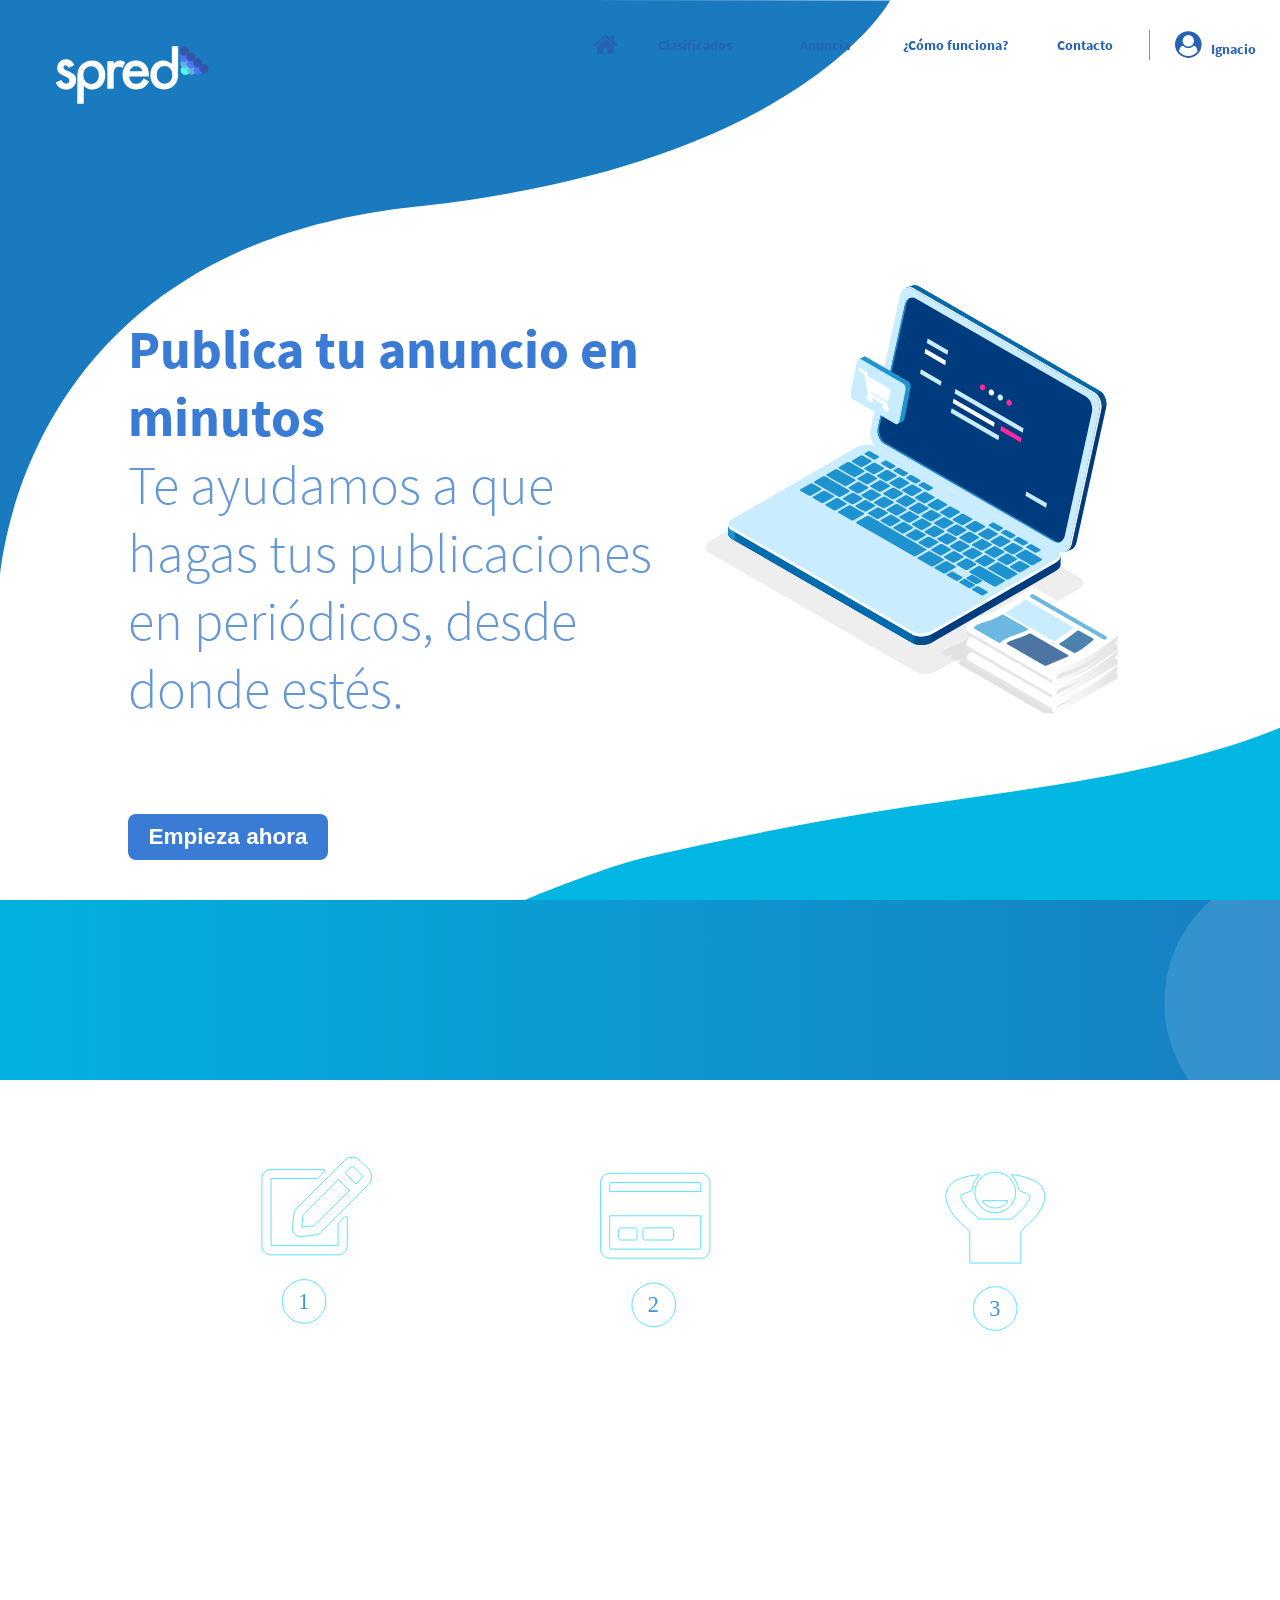
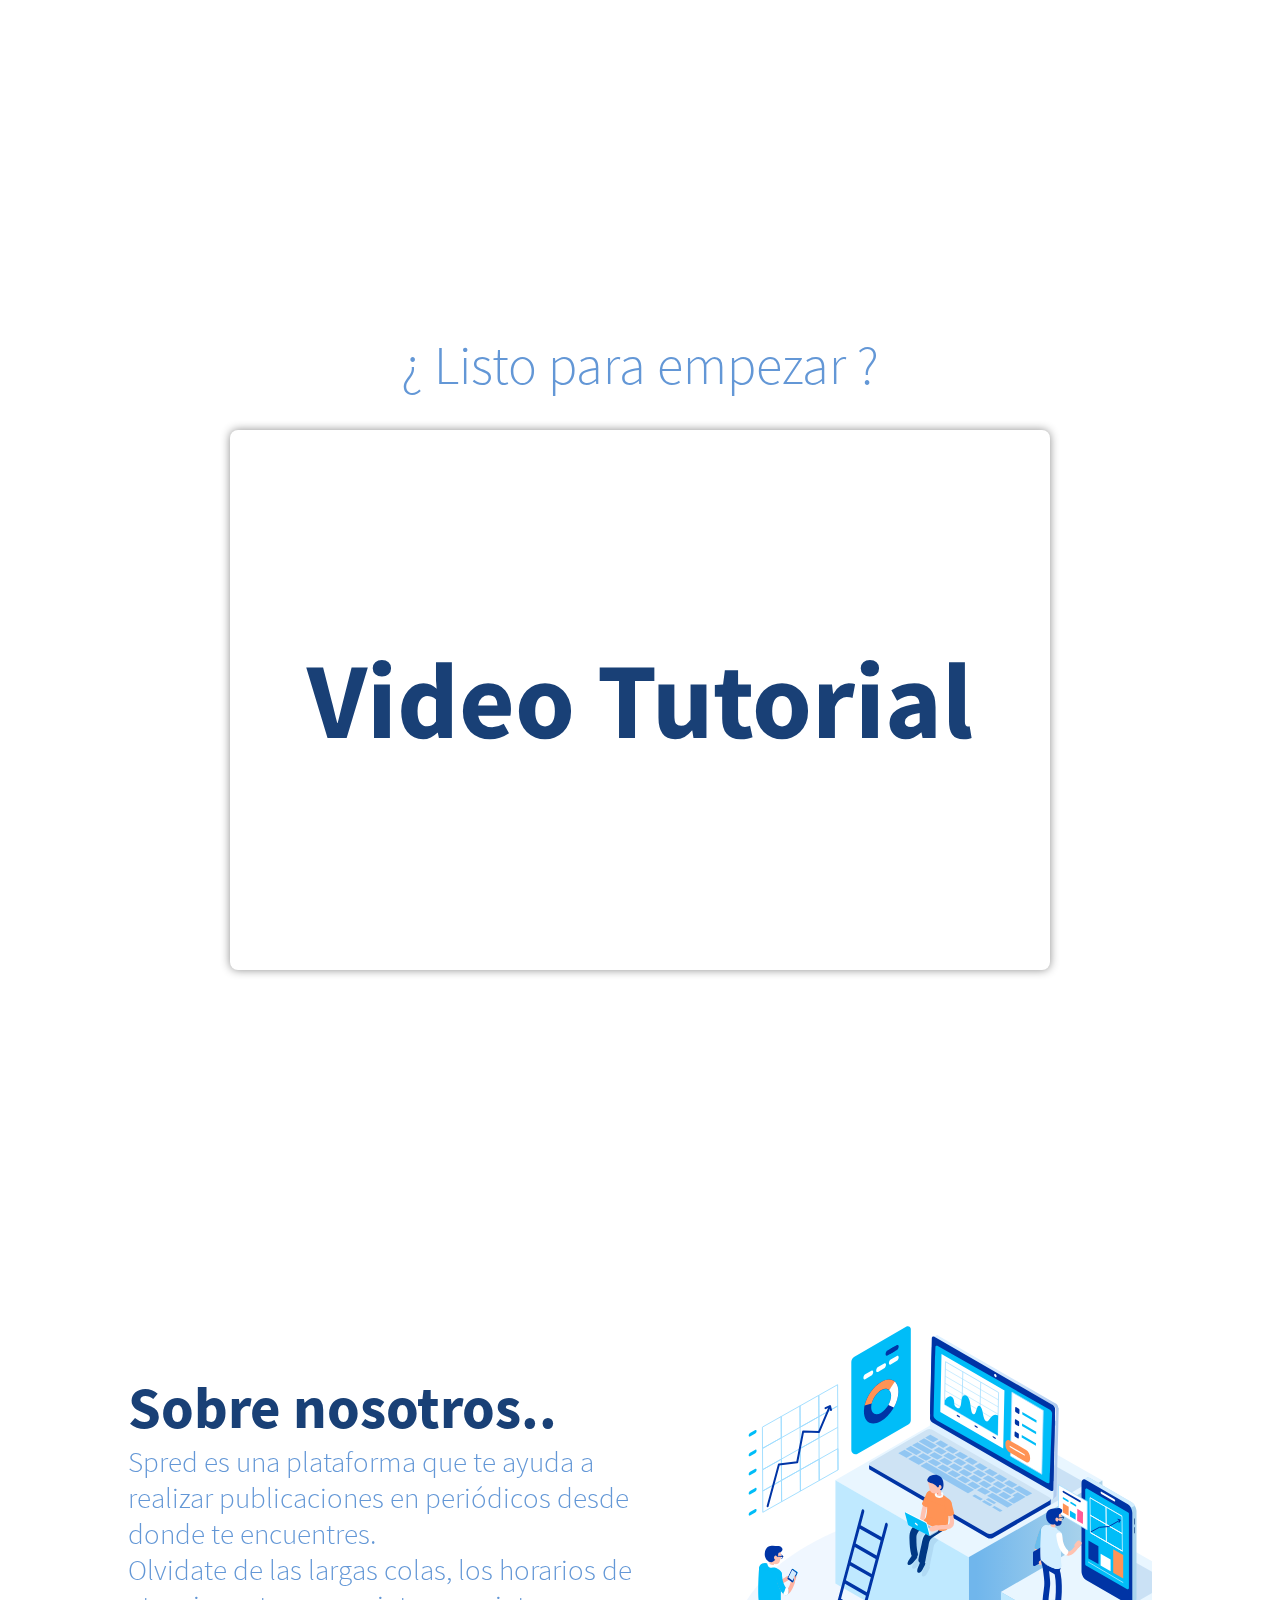
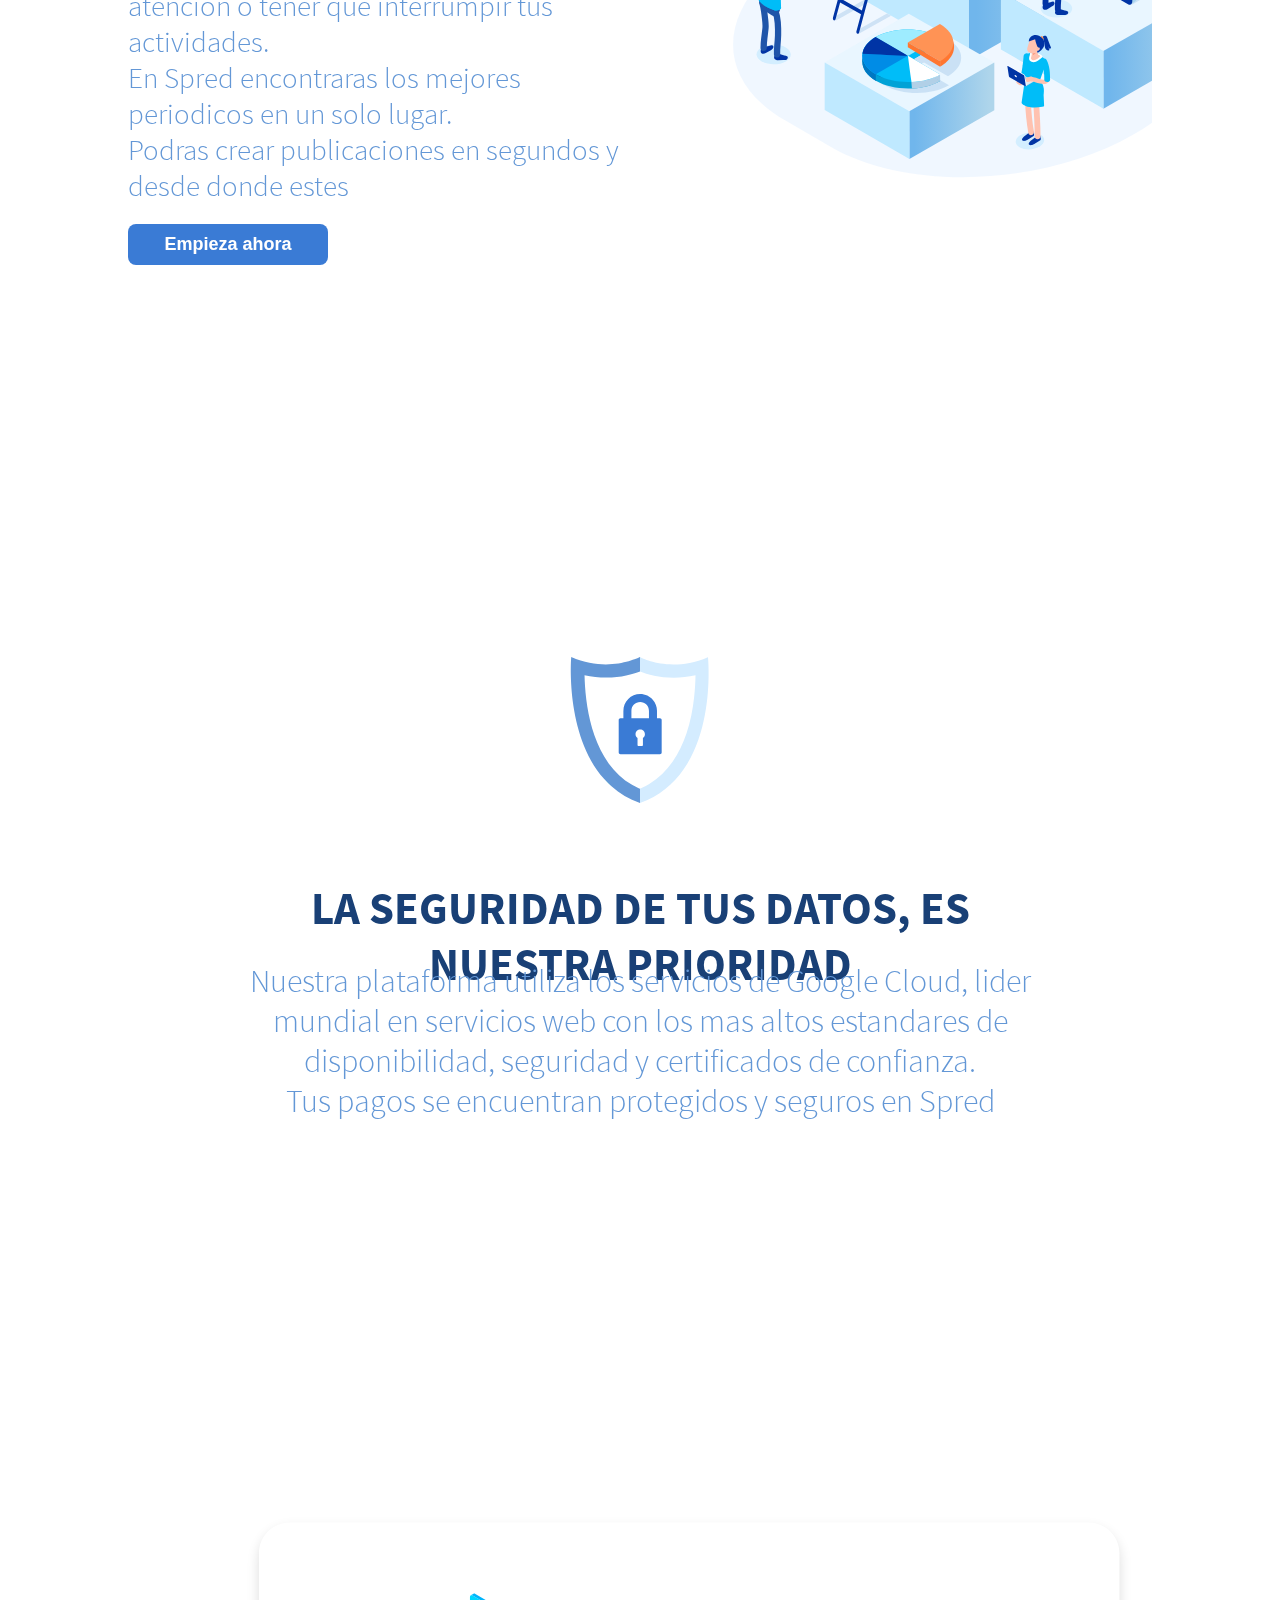
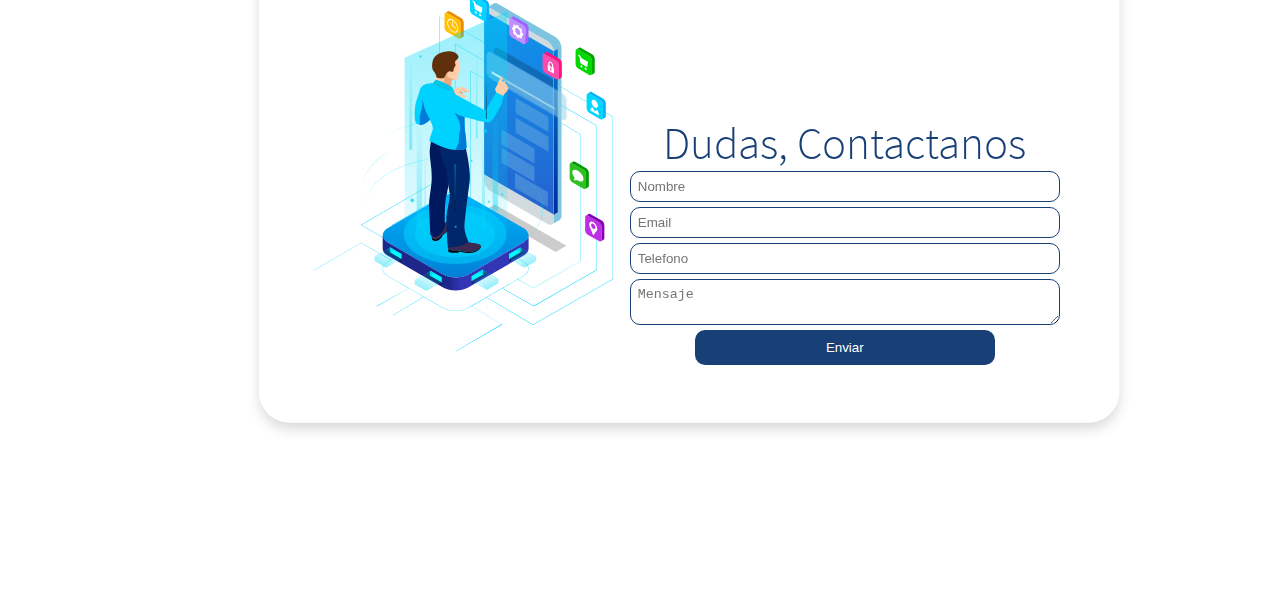
<file: index.html>
<!DOCTYPE html>
<html lang="en">
<head>
  <meta charset="UTF-8">
  <meta name="viewport" content="width=device-width, initial-scale=1.0">
  <meta http-equiv="X-UA-Compatible" content="ie=edge">
  <link rel="stylesheet" href="./assets/css/main.css">
  <link rel="stylesheet" href="./assets/css/parallax.css">
  <link rel="stylesheet" href="https://stackpath.bootstrapcdn.com/font-awesome/4.7.0/css/font-awesome.min.css">
  <title>:: Spred ::</title>
</head>
<body>  
  <nav class="menuNavegacion" id="menuNavegacion">
    <ul>
      <li><a href="/"><i class="fa fa-home" aria-hidden="true"></i></a></li>
      <li><a href="clasificados.html" id="clasificados">Clasificados</a></li>
      <li><a href="anuncia.html" id="anuncia">Anuncia</a></li>
      <li><a href="#slide3">¿Cómo funciona?</a></li>
      <li><a href="#slide4">Contacto</a></li>
      <li><a href=""><i class="fa fa-user-circle" aria-hidden="true"></i>&nbsp;&nbsp;&nbsp;Ignacio</a></li>
    </ul>
  </nav>
  <nav class="menuNavegacionMobile">
    <section class="icono" id="iconMobile" onclick="mostrarMenu()">
      <i class="fa fa-bars" aria-hidden="true"></i>
    </section>
    <section id="menuLateral">
      <ul>
        <li onclick="ocultarMenu()"><a href="/"><i class="fa fa-home" aria-hidden="true"></i></a></li>
        <li onclick="ocultarMenu()"><a href="clasificados.html" id="clasificados">Clasificados</a></li>
        <li onclick="ocultarMenu()"><a href="anuncia.html" id="anuncia">Anuncia</a></li>
        <li onclick="ocultarMenu()"><a href="#slide3">¿Cómo funciona?</a></li>
        <li onclick="ocultarMenu()"><a href="#slide4">Contacto</a></li>
        <li onclick="ocultarMenu()"><a href=""><i class="fa fa-user-circle" aria-hidden="true"></i>&nbsp;&nbsp;&nbsp;Ignacio</a></li>
      </ul>
    </section>
  </nav>
  

	<section class="container container--full">
		<div class="content" style="position:relative;">
      <div id="slide1" class="slide">
        <section class="logoEmpresa"></section>
        <div class="container">
          <section class="textoDescripcion">
            <section class="titulo">
              Publica tu anuncio en minutos
            </section>
            <section class="descripcion">
              Te ayudamos a que hagas tus publicaciones en periódicos, desde donde estés. <br/><br/>
              <button>Empieza ahora</button>
            </section>
          </section>
          <section class="imagenComputadora"></section>
        </div>
      </div>
		</div>
		<div class="parallax" id="bg1"></div>
  </section>
  


	<section class="container container--full">
		<div class="content">
      <div id="slide2" class="slide">
        <section class="container">
          <section class="icono">
            <section class="imgSVG"></section>
            <section>Elige el periódico y crea tu anuncio</section>
          </section>
          <section class="icono">
            <section class="imgSVG"></section>
            <section>Paga con tarjeta de débito, credito os QR</section>
          </section>
          <section class="icono">
            <section class="imgSVG"></section>
            <section>¡Listo! Relajate y espera tu publicación</section>
          </section>
        </section>
      </div>
		</div>
		<div class="parallax" id="bg2"></div>
  </section>
  

	<section class="container container--full">
		<div class="content">
			<div id="slide3" class="slide">
        <section class="container">
          <section class="titulo">¿ Listo para empezar ?</section>
          <section class="video">
            Video Tutorial
          </section>
        </section>
      </div>
		</div>
		<div class="parallax" id="bg3"></div>
  </section>
  

	<section class="container container--full">
		<div class="content">
			<div id="slide4" class="slide">
        <div class="container">
          <section class="textoDescripcion">
            <section class="titulo">
              Sobre nosotros..
            </section>
            <section class="descripcion">
              Spred es una plataforma que te ayuda a realizar publicaciones en periódicos desde donde te encuentres. <br/>
              Olvidate de las largas colas, los horarios de atencion o tener que interrumpir tus actividades. <br/>
              En Spred encontraras los mejores periodicos en un solo lugar. <br/>
              Podras crear publicaciones en segundos y desde donde estes <br/>
              <button>Empieza ahora</button>
            </section>
          </section>
          <section class="imagenComputadora"></section>
        </div>
      </div>
		</div>
		<div class="parallax" id="bg4"></div>
  </section>
  

	<section class="container container--full">
		<div class="content">
			<div id="slide5" class="slide">
        <section class="container">
          <section class="logo"></section>
          <section class="titulo">LA SEGURIDAD DE TUS DATOS, ES NUESTRA PRIORIDAD</section>
          <section class="descripcion">
            Nuestra plataforma utiliza los servicios de Google Cloud, lider mundial en servicios web con los mas altos estandares
            de disponibilidad, seguridad y certificados de confianza. <br/>
            Tus pagos se encuentran protegidos y seguros en Spred
          </section>
        </section>
      </div>
		</div>
		<div class="parallax" id="bg5"></div>
  </section>
  

	<section class="container container--full">
		<div class="content">
      <div id="slide6" class="slide">
        <section class="container">
          <section class="imagen"></section>
          <section class="formularioContacto">
            <section>Dudas, Contactanos</section>
            <form action="#">
              <input type="text" name="nombre" placeholder="Nombre" />
              <input type="email" name="email" placeholder="Email" />
              <input type="tel" name="telefono" placeholder="Telefono" />
              <textarea name="mensaje" cols="3" rows="2" placeholder="Mensaje"></textarea>
              <button>Enviar</button>
            </form>
          </section>
        </section>
      </div>
		</div>
		<div class="parallax" id="bg6"></div>
  </section>

</body>
<script src="./assets/js/main.js"></script>
<script src="./assets/js/universal-parallax.min.js"></script>
<script src="./assets/js/demo.min.js"></script>
<script type="text/javascript" src="./assets/js/jquery.min.js"></script>
<script type="text/javascript" src="./assets/js/moment.min.js"></script>
<script type="text/javascript" src="./assets/js/daterangepicker.min.js"></script>
<link rel="stylesheet" type="text/css" href="./assets/css/daterangepicker.css" />
<script type="text/javascript">
  new universalParallax().init({
    speed: 5
  });
  $(function () {
      $('input[name="daterange"]').daterangepicker({
        opens: 'right'
      });
    });

    $(document).scroll(function () {
        var element = document.getElementById('menuNavegacion');
        if (window.scrollY > window.innerHeight) {
          $('#menuNavegacion').addClass('backgroundBlue');
          $('#menuNavegacion').removeClass('backgroundTransparente');
        } else {
          $('#menuNavegacion').removeClass('backgroundBlue');
          $('#menuNavegacion').addClass('backgroundTransparente');
        }
      });
</script>
</html>
</file>
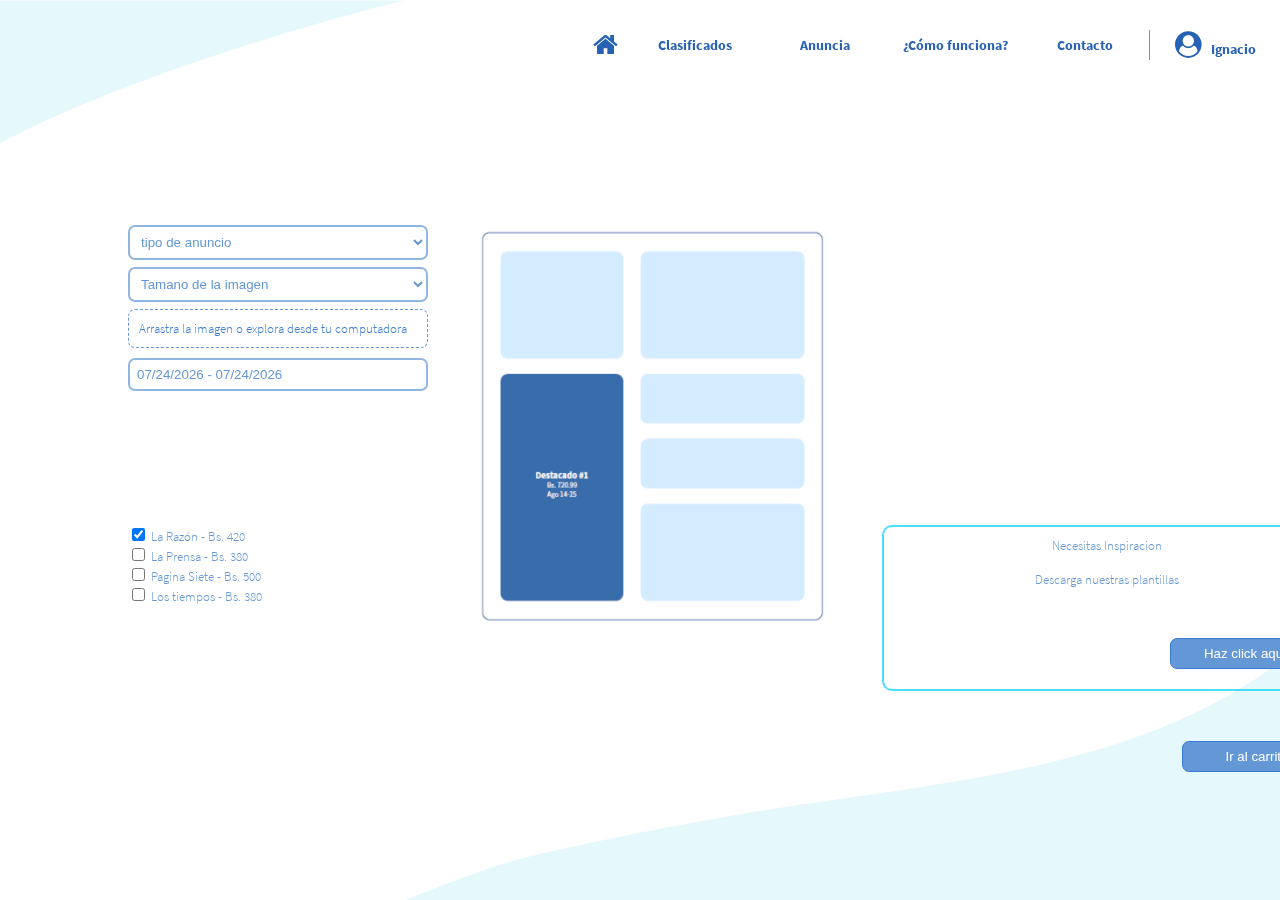
<file: anuncia.html>
<!DOCTYPE html>
<html lang="en">
<head>
  <meta charset="UTF-8">
  <meta name="viewport" content="width=device-width, initial-scale=1.0">
  <meta http-equiv="X-UA-Compatible" content="ie=edge">
  <link rel="stylesheet" href="./assets/css/main.css">
  <link rel="stylesheet" href="./assets/css/parallax.css">
  <link rel="stylesheet" href="https://stackpath.bootstrapcdn.com/font-awesome/4.7.0/css/font-awesome.min.css">
  <title>.:: Anuncia ::.</title>
</head>
<body>
  <nav class="menuNavegacion" id="menuNavegacion">
    <ul>
      <li><a href="/"><i class="fa fa-home" aria-hidden="true"></i></a></li>
      <li><a href="clasificados.html" id="clasificados">Clasificados</a></li>
      <li><a href="anuncia.html" id="anuncia">Anuncia</a></li>
      <li><a href="index.html#slide3">¿Cómo funciona?</a></li>
      <li><a href="index.html#slide4">Contacto</a></li>
      <li><a href=""><i class="fa fa-user-circle" aria-hidden="true"></i>&nbsp;&nbsp;&nbsp;Ignacio</a></li>
    </ul>
  </nav>
  <nav class="menuNavegacionMobile">
    <section class="icono" id="iconMobile" onclick="mostrarMenu()">
      <i class="fa fa-bars" aria-hidden="true"></i>
    </section>
    <section id="menuLateral">
      <ul>
        <li onclick="ocultarMenu()"><a href="/"><i class="fa fa-home" aria-hidden="true"></i></a></li>
        <li onclick="ocultarMenu()"><a href="clasificados.html" id="anuncia">Clasificados</a></li>
        <li onclick="ocultarMenu()"><a href="anuncia.html" id="anuncia">Anuncia</a></li>
        <li onclick="ocultarMenu()"><a href="index.html#slide3">¿Cómo funciona?</a></li>
        <li onclick="ocultarMenu()"><a href="index.html#slide4">Contacto</a></li>
        <li onclick="ocultarMenu()"><a href=""><i class="fa fa-user-circle" aria-hidden="true"></i>&nbsp;&nbsp;&nbsp;Ignacio</a></li>
      </ul>
    </section>
  </nav>
  <section class="container container--full">
    <div class="content">
      <div id="slide8" class="slide anuncio">
        <section class="container">
          <section class="primeraFila">
            <section>
              <select name="opciones" placeholder="tipo de anuncio" id="opciones">
                <option value="1">tipo de anuncio</option>
              </select>
              <select name="subtipo" placeholder="subtipo" id="subtipo">
                <option value="1">Tamano de la imagen</option>
              </select>
              <div class="dragDrop">Arrastra la imagen o <strong style="cursor: pointer">explora</strong> desde tu computadora</div>
              <input type="text" name="daterange" class="fechas" value="Calendario" />
            </section>
            <section >
              <img src="./assets/img/grafico.png" width="350px" height="400px"/>
            </section>
          </section>
          <section class="segundaFila">
            <section>
              <div>
                <input type="checkbox" id="scales" name="scales" checked> <label for="scales">La Razón - Bs. 420</label>
              </div>
              <div>
                <input type="checkbox" id="scales" name="scales"> <label for="scales">La Prensa - Bs. 380</label>
              </div>
              <div>
                <input type="checkbox" id="scales" name="scales"> <label for="scales">Pagina Siete - Bs. 500</label>
              </div>
              <div>
                <input type="checkbox" id="scales" name="scales"> <label for="scales">Los tiempos - Bs. 380</label>
              </div>
            </section>
            <section class="detail">
              <section>
                <section>
                  <strong>Necesitas Inspiracion</strong> <br>
                  Descarga nuestras plantillas <br>
                  <button>Haz click aqui</button>
                </section>
                <button>Ir al carrito</button>
              </section>
            </section>
          </section>
        </section>
      </div>
    </div>
    <div class="parallax" id="bg8"></div>
  </section>
<script src="./assets/js/main.js"></script>
<script src="./assets/js/universal-parallax.min.js"></script>
<script src="./assets/js/demo.min.js"></script>
<script type="text/javascript" src="./assets/js/jquery.min.js"></script>
<script type="text/javascript" src="./assets/js/moment.min.js"></script>
<script type="text/javascript" src="./assets/js/daterangepicker.min.js"></script>
<link rel="stylesheet" type="text/css" href="./assets/css/daterangepicker.css" />
<script type="text/javascript">
  new universalParallax().init({
    speed: 5
  });
  $(function () {
      $('input[name="daterange"]').daterangepicker({
        opens: 'right'
      });
    });

    $(document).scroll(function () {
        var element = document.getElementById('menuNavegacion');
        if (window.scrollY > window.innerHeight) {
          $('#menuNavegacion').addClass('backgroundBlue');
          $('#menuNavegacion').removeClass('backgroundTransparente');
        } else {
          $('#menuNavegacion').removeClass('backgroundBlue');
          $('#menuNavegacion').addClass('backgroundTransparente');
        }
      });
</script>
</body>
</html>
</file>
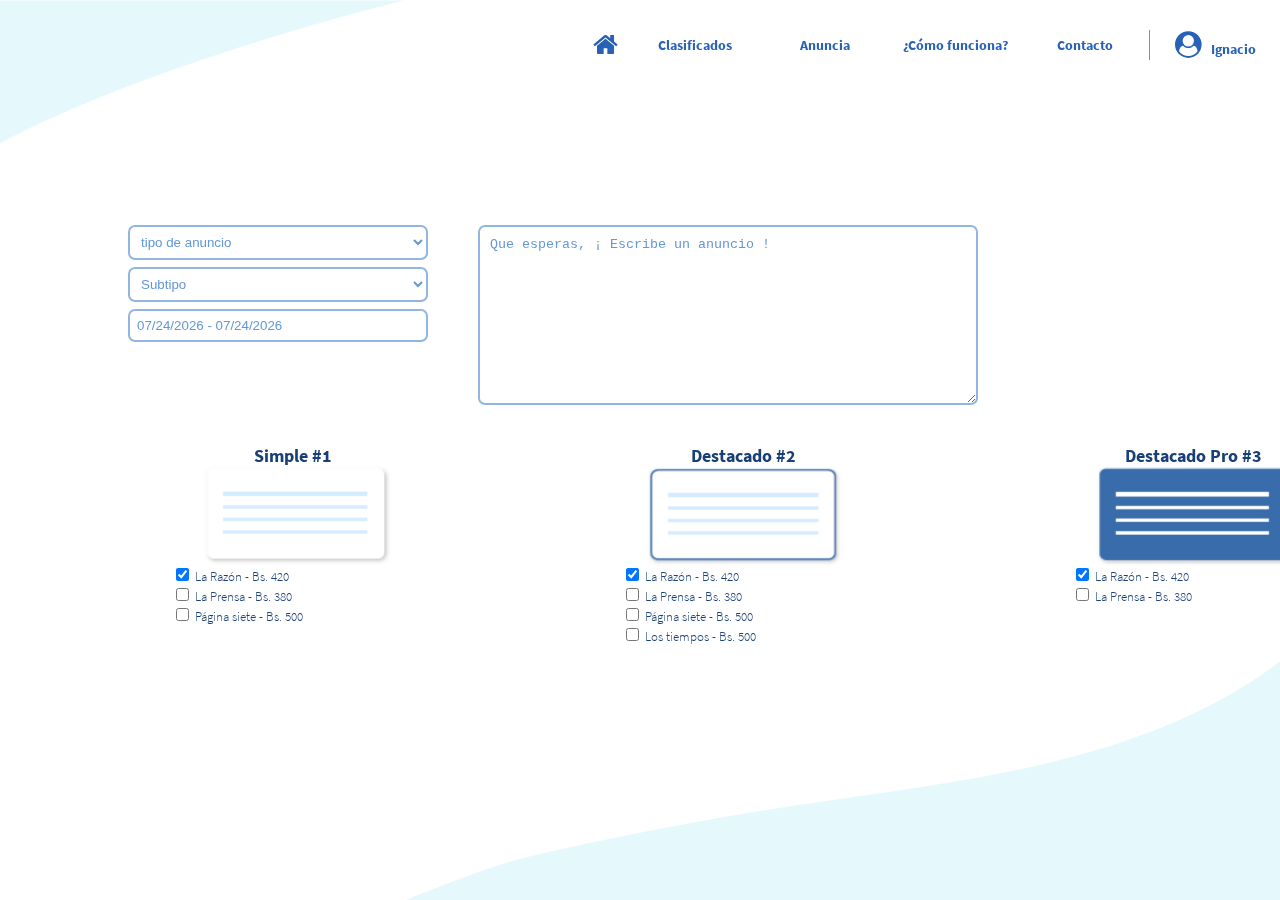
<file: clasificados.html>
<!DOCTYPE html>
<html lang="en">
<head>
  <meta charset="UTF-8">
  <meta name="viewport" content="width=device-width, initial-scale=1.0">
  <meta http-equiv="X-UA-Compatible" content="ie=edge">
  <link rel="stylesheet" href="./assets/css/main.css">
  <link rel="stylesheet" href="./assets/css/parallax.css">
  <link rel="stylesheet" href="https://stackpath.bootstrapcdn.com/font-awesome/4.7.0/css/font-awesome.min.css">
  <title>.:: Clasificados ::.</title>
</head>
<body>
  <nav class="menuNavegacion" id="menuNavegacion">
    <ul>
      <li><a href="/"><i class="fa fa-home" aria-hidden="true"></i></a></li>
      <li><a href="clasificados.html" id="clasificados">Clasificados</a></li>
      <li><a href="anuncia.html" id="anuncia">Anuncia</a></li>
      <li><a href="index.html#slide3">¿Cómo funciona?</a></li>
      <li><a href="index.html#slide4">Contacto</a></li>
      <li><a href=""><i class="fa fa-user-circle" aria-hidden="true"></i>&nbsp;&nbsp;&nbsp;Ignacio</a></li>
    </ul>
  </nav>
  <nav class="menuNavegacionMobile">
    <section class="icono" id="iconMobile" onclick="mostrarMenu()">
      <i class="fa fa-bars" aria-hidden="true"></i>
    </section>
    <section id="menuLateral">
      <ul>
        <li onclick="ocultarMenu()"><a href="/"><i class="fa fa-home" aria-hidden="true"></i></a></li>
        <li onclick="ocultarMenu()"><a href="clasificados.html" id="anuncia">Clasificados</a></li>
        <li onclick="ocultarMenu()"><a href="anuncia.html" id="anuncia">Anuncia</a></li>
        <li onclick="ocultarMenu()"><a href="index.html#slide3">¿Cómo funciona?</a></li>
        <li onclick="ocultarMenu()"><a href="index.html#slide4">Contacto</a></li>
        <li onclick="ocultarMenu()"><a href=""><i class="fa fa-user-circle" aria-hidden="true"></i>&nbsp;&nbsp;&nbsp;Ignacio</a></li>
      </ul>
    </section>
  </nav>
  <section class="container container--full">
		<div class="content">
      <div id="slide7" class="slide clasificado">
        <section class="container">
          <section class="primeraFila">
            <section>
              <select name="opciones" placeholder="tipo de anuncio" id="opciones">
                <option value="1">tipo de anuncio</option>
              </select>
              <select name="subtipo" placeholder="subtipo" id="subtipo">
                <option value="1">Subtipo</option>
              </select>
              <input type="text" name="daterange" class="fechas" value="Calendario" />
            </section>
            <section>
              <textarea name="queEsperas" id="" cols="30" rows="10" placeholder="">Que esperas, ¡ Escribe un anuncio !</textarea>
            </section>
          </section>
          <section class="segundaFila">
            <section>
              <section>Simple #1</section>
              <section>
                <img src="./assets/img/simple1.png" alt="" width="200" height="100">
              </section>
              <section>
                <div>
                  <input type="checkbox" id="scales" name="scales" checked> <label for="scales">La Razón - Bs. 420</label>
                </div>
                <div>
                  <input type="checkbox" id="scales" name="scales"> <label for="scales">La Prensa - Bs. 380</label>
                </div>
                <div>
                  <input type="checkbox" id="scales" name="scales"> <label for="scales">Página siete - Bs. 500</label>
                </div>
              </section>
            </section>
            <section>
              <section>Destacado #2</section>
              <section>
                <img src="./assets/img/destacado.png" alt="" width="200" height="100">
              </section>
              <section>
                <div>
                  <input type="checkbox" id="scales" name="scales" checked> <label for="scales">La Razón - Bs. 420</label>
                </div>
                <div>
                  <input type="checkbox" id="scales" name="scales"> <label for="scales">La Prensa - Bs. 380</label>
                </div>
                <div>
                  <input type="checkbox" id="scales" name="scales"> <label for="scales">Página siete - Bs. 500</label>
                </div>
                <div>
                  <input type="checkbox" id="scales" name="scales"> <label for="scales">Los tiempos - Bs. 500</label>
                </div>
              </section>
            </section>
            <section>
              <section>Destacado Pro #3</section>
              <section>
                <img src="./assets/img/pro.png" alt="" width="200" height="100">
              </section>
              <section>
                <div>
                  <input type="checkbox" id="scales" name="scales" checked> <label for="scales">La Razón - Bs. 420</label>
                </div>
                <div>
                  <input type="checkbox" id="scales" name="scales"> <label for="scales">La Prensa - Bs. 380</label>
                </div>
              </section>
            </section>
            <section>
              <section>
                <strong>Necesitas Inspiracion</strong> <br>
                Descarga nuestras plantillas <br>
                <button>Haz click aqui</button>
              </section>
              <button style="margin-top: 100px">Ir al carrito</button>
            </section>
          </section>
        </section>
      </div>
		</div>
		<div class="parallax" id="bg7"></div>
  </section>
<script src="./assets/js/main.js"></script>
<script src="./assets/js/universal-parallax.min.js"></script>
<script src="./assets/js/demo.min.js"></script>
<script type="text/javascript" src="./assets/js/jquery.min.js"></script>
<script type="text/javascript" src="./assets/js/moment.min.js"></script>
<script type="text/javascript" src="./assets/js/daterangepicker.min.js"></script>
<link rel="stylesheet" type="text/css" href="./assets/css/daterangepicker.css" />
<script type="text/javascript">
  new universalParallax().init({
    speed: 5
  });
  $(function () {
      $('input[name="daterange"]').daterangepicker({
        opens: 'right'
      });
    });

    $(document).scroll(function () {
        var element = document.getElementById('menuNavegacion');
        if (window.scrollY > window.innerHeight) {
          $('#menuNavegacion').addClass('backgroundBlue');
          $('#menuNavegacion').removeClass('backgroundTransparente');
        } else {
          $('#menuNavegacion').removeClass('backgroundBlue');
          $('#menuNavegacion').addClass('backgroundTransparente');
        }
      });
</script>
</body>
</html>
</file>
<file: assets/css/main.css>
@charset "UTF-8";
@font-face {
  font-family: "Source Sans Pro";
  font-style: normal;
  font-weight: 300;
  src: local("Source Sans Pro Light"), local("SourceSansPro-Light"), url(../fonts/6xKydSBYKcSV-LCoeQqfX1RYOo3ik4zwmhduz8A.woff2) format("woff2");
  unicode-range: U+0460-052F, U+1C80-1C88, U+20B4, U+2DE0-2DFF, U+A640-A69F, U+FE2E-FE2F;
}
@font-face {
  font-family: "Source Sans Pro";
  font-style: normal;
  font-weight: 300;
  src: local("Source Sans Pro Light"), local("SourceSansPro-Light"), url(../fonts/6xKydSBYKcSV-LCoeQqfX1RYOo3ik4zwkxduz8A.woff2) format("woff2");
  unicode-range: U+0400-045F, U+0490-0491, U+04B0-04B1, U+2116;
}
@font-face {
  font-family: "Source Sans Pro";
  font-style: normal;
  font-weight: 300;
  src: local("Source Sans Pro Light"), local("SourceSansPro-Light"), url(../fonts/6xKydSBYKcSV-LCoeQqfX1RYOo3ik4zwmxduz8A.woff2) format("woff2");
  unicode-range: U+1F00-1FFF;
}
@font-face {
  font-family: "Source Sans Pro";
  font-style: normal;
  font-weight: 300;
  src: local("Source Sans Pro Light"), local("SourceSansPro-Light"), url(../fonts/6xKydSBYKcSV-LCoeQqfX1RYOo3ik4zwlBduz8A.woff2) format("woff2");
  unicode-range: U+0370-03FF;
}
@font-face {
  font-family: "Source Sans Pro";
  font-style: normal;
  font-weight: 300;
  src: local("Source Sans Pro Light"), local("SourceSansPro-Light"), url(../fonts/6xKydSBYKcSV-LCoeQqfX1RYOo3ik4zwmBduz8A.woff2) format("woff2");
  unicode-range: U+0102-0103, U+0110-0111, U+1EA0-1EF9, U+20AB;
}
@font-face {
  font-family: "Source Sans Pro";
  font-style: normal;
  font-weight: 300;
  src: local("Source Sans Pro Light"), local("SourceSansPro-Light"), url(../fonts/6xKydSBYKcSV-LCoeQqfX1RYOo3ik4zwmRduz8A.woff2) format("woff2");
  unicode-range: U+0100-024F, U+0259, U+1E00-1EFF, U+2020, U+20A0-20AB, U+20AD-20CF, U+2113, U+2C60-2C7F, U+A720-A7FF;
}
@font-face {
  font-family: "Source Sans Pro";
  font-style: normal;
  font-weight: 300;
  src: local("Source Sans Pro Light"), local("SourceSansPro-Light"), url(../fonts/6xKydSBYKcSV-LCoeQqfX1RYOo3ik4zwlxdu.woff2) format("woff2");
  unicode-range: U+0000-00FF, U+0131, U+0152-0153, U+02BB-02BC, U+02C6, U+02DA, U+02DC, U+2000-206F, U+2074, U+20AC, U+2122, U+2191, U+2193, U+2212, U+2215, U+FEFF, U+FFFD;
}
@font-face {
  font-family: "Source Sans Pro";
  font-style: normal;
  font-weight: 700;
  src: local("Source Sans Pro Bold"), local("SourceSansPro-Bold"), url(../fonts/6xKydSBYKcSV-LCoeQqfX1RYOo3ig4vwmhduz8A.woff2) format("woff2");
  unicode-range: U+0460-052F, U+1C80-1C88, U+20B4, U+2DE0-2DFF, U+A640-A69F, U+FE2E-FE2F;
}
@font-face {
  font-family: "Source Sans Pro";
  font-style: normal;
  font-weight: 700;
  src: local("Source Sans Pro Bold"), local("SourceSansPro-Bold"), url(../fonts/6xKydSBYKcSV-LCoeQqfX1RYOo3ig4vwkxduz8A.woff2) format("woff2");
  unicode-range: U+0400-045F, U+0490-0491, U+04B0-04B1, U+2116;
}
@font-face {
  font-family: "Source Sans Pro";
  font-style: normal;
  font-weight: 700;
  src: local("Source Sans Pro Bold"), local("SourceSansPro-Bold"), url(../fonts/6xKydSBYKcSV-LCoeQqfX1RYOo3ig4vwmxduz8A.woff2) format("woff2");
  unicode-range: U+1F00-1FFF;
}
@font-face {
  font-family: "Source Sans Pro";
  font-style: normal;
  font-weight: 700;
  src: local("Source Sans Pro Bold"), local("SourceSansPro-Bold"), url(../fonts/6xKydSBYKcSV-LCoeQqfX1RYOo3ig4vwlBduz8A.woff2) format("woff2");
  unicode-range: U+0370-03FF;
}
@font-face {
  font-family: "Source Sans Pro";
  font-style: normal;
  font-weight: 700;
  src: local("Source Sans Pro Bold"), local("SourceSansPro-Bold"), url(../fonts/6xKydSBYKcSV-LCoeQqfX1RYOo3ig4vwmBduz8A.woff2) format("woff2");
  unicode-range: U+0102-0103, U+0110-0111, U+1EA0-1EF9, U+20AB;
}
@font-face {
  font-family: "Source Sans Pro";
  font-style: normal;
  font-weight: 700;
  src: local("Source Sans Pro Bold"), local("SourceSansPro-Bold"), url(../fonts/6xKydSBYKcSV-LCoeQqfX1RYOo3ig4vwmRduz8A.woff2) format("woff2");
  unicode-range: U+0100-024F, U+0259, U+1E00-1EFF, U+2020, U+20A0-20AB, U+20AD-20CF, U+2113, U+2C60-2C7F, U+A720-A7FF;
}
@font-face {
  font-family: "Source Sans Pro";
  font-style: normal;
  font-weight: 700;
  src: local("Source Sans Pro Bold"), local("SourceSansPro-Bold"), url(../fonts/6xKydSBYKcSV-LCoeQqfX1RYOo3ig4vwlxdu.woff2) format("woff2");
  unicode-range: U+0000-00FF, U+0131, U+0152-0153, U+02BB-02BC, U+02C6, U+02DA, U+02DC, U+2000-206F, U+2074, U+20AC, U+2122, U+2191, U+2193, U+2212, U+2215, U+FEFF, U+FFFD;
}
*, :after, :before {
  box-sizing: border-box;
}

html {
  padding: 0;
  margin: 0;
}

body {
  margin: 0;
  padding: 0;
  font-family: "Source Sans Pro";
  height: 100%;
  width: 100%;
  font-weight: 300;
  font-size: 18px;
}

/************** PARA DISPOSITIVOS PEQUEÑOS *******************/
@media screen and (min-width: 1px) and (max-width: 700px) {
  .container--big {
    height: 100vh !important;
  }

  .menuNavegacion {
    display: none;
  }

  .mostrarMenuMobile {
    display: block !important;
    width: 70%;
    position: fixed;
    top: 0;
    left: 0;
    bottom: 0;
    z-index: 10;
    background: #194076;
  }
  .mostrarMenuMobile ul {
    list-style: none;
    padding-left: 5px;
    margin-top: 50px;
  }
  .mostrarMenuMobile ul li {
    width: calc(92% - 5px);
    padding: 10px;
    border-bottom: 1px solid rgba(255, 255, 255, 0.5);
  }
  .mostrarMenuMobile ul li a {
    text-decoration: none;
    color: #00D2FF;
  }

  .menuNavegacionMobile .icono {
    position: fixed;
    top: 0;
    left: 0;
    width: 50px;
    height: 50px;
    z-index: 11;
    display: flex;
    flex-direction: row;
    align-items: center;
    justify-content: center;
  }
  .menuNavegacionMobile .icono i {
    font-size: 20px;
    color: #FFF;
    cursor: pointer;
  }
  .menuNavegacionMobile #menuLateral {
    display: none;
  }

  #bg1 {
    background: none !important;
  }

  #bg2 {
    background: none !important;
  }

  #bg3 {
    background: none !important;
  }

  #bg4 {
    background: none !important;
  }

  #bg5 {
    background: none !important;
  }

  #bg6 {
    background: none !important;
  }

  #bg7 {
    background: none !important;
  }

  #bg8 {
    background: none !important;
  }

  /******************* MENU NAVEGACION ******************/
  .slide {
    position: relative;
    padding: 20vh 10%;
    min-height: 100vh;
    width: 100vw;
    height: 100vh;
    box-sizing: border-box;
    transform-style: inherit;
  }

  /************************ SLIDE1 *************************/
  #slide1 {
    background: url("../img/fondoUno.svg") no-repeat;
    background-size: cover;
    z-index: 1;
  }
  #slide1 .logoEmpresa {
    position: absolute;
    top: -30px;
    right: 0;
    width: 200px;
    height: 150px;
    background: url(../img/logoSpredBlanco.svg) no-repeat;
    background-size: cover;
    background-position: 50% 50%;
    cursor: pointer;
  }
  #slide1 .container {
    display: flex;
    flex-direction: column;
    align-items: center;
    justify-content: center;
    width: 100%;
    text-align: center;
    margin-top: -15px;
  }
  #slide1 .container .textoDescripcion {
    order: 2;
    width: 100%;
    height: 30vh;
    align-items: center;
  }
  #slide1 .container .textoDescripcion .titulo {
    font-weight: 600;
    font-style: normal;
    font-size: 25px;
    color: #8eb3e7;
  }
  #slide1 .container .textoDescripcion .descripcion {
    position: relative;
    font-weight: 300;
    font-size: 22px;
    color: #8eb3e7;
  }
  #slide1 .container .textoDescripcion .descripcion button {
    padding: 10px;
    width: 80%;
    font-size: 18px;
    font-weight: 600;
    outline: none;
    border: none;
    color: #FFF;
    border-radius: 8px;
    background: #3A7BD5;
    cursor: pointer;
    margin: auto;
  }
  #slide1 .container .imagenComputadora {
    margin-top: -20px;
    order: 1;
    width: 100%;
    height: 40vh;
    background: url("../img/imgComputadora.svg") no-repeat;
    background-size: contain;
    background-position: 50% 50%;
  }

  /************************ SLIDE1 *************************/
  /************************** SLIDE2 **************************/
  #slide2 {
    background: url("../img/fondoDos.svg") no-repeat;
    background-size: cover;
    z-index: 2;
  }
  #slide2 .container {
    width: 80%;
    margin: auto;
    height: 100vh;
    display: flex;
    flex-direction: column;
    align-items: center;
    justify-content: flex-start;
    margin-top: -150px;
  }
  #slide2 .container .icono {
    flex-grow: 1;
    display: flex;
    flex-direction: column;
    align-items: flex-start;
    justify-content: center;
    height: 30vh;
  }
  #slide2 .container .icono:nth-child(1) .imgSVG {
    background: url("../img/iconoPasoUno.svg") no-repeat;
    background-size: 300%;
    width: 100%;
    height: 250px;
    background-position: 50%;
  }
  #slide2 .container .icono:nth-child(2) .imgSVG {
    background: url("../img/iconoPasoDos.svg") no-repeat;
    background-size: 300%;
    width: 100%;
    height: 250px;
    background-position: 50%;
  }
  #slide2 .container .icono:nth-child(3) .imgSVG {
    background: url("../img/iconoPasoTres.svg") no-repeat;
    background-size: 300%;
    width: 100%;
    height: 250px;
    background-position: 50%;
  }
  #slide2 .container .icono section {
    font-size: 18px;
    color: #FFF;
    font-weight: 600;
    text-align: center;
  }

  /************************** FIN SLIDE2 **************************/
  /************************** SLIDE3 **************************/
  #slide3 {
    background: url("../img/fondoTres.svg") no-repeat;
    background-size: cover;
    z-index: 3;
  }
  #slide3 .container {
    width: 100%;
    display: flex;
    flex-direction: column;
    align-items: center;
    justify-content: flex-end;
  }
  #slide3 .container .titulo {
    font-size: 20px;
    text-align: center;
    color: #6397D6;
    font-weight: 300;
    height: 50px;
  }
  #slide3 .container .video {
    width: 90%;
    height: 60vh;
    border-radius: 8px;
    box-shadow: 0px 0px 10px 0px rgba(0, 0, 0, 0.45);
    display: flex;
    flex-direction: row;
    justify-content: center;
    align-items: center;
    font-weight: 600;
    color: #194076;
    font-size: 25px;
  }

  /************************** FIN SLIDE3 **************************/
  /************************ SLIDE4 *************************/
  #slide4 {
    background: url("../img/fondoCuatro.svg") no-repeat;
    background-size: cover;
    z-index: 4;
  }
  #slide4 .container {
    display: flex;
    flex-direction: column;
    align-items: center;
    justify-content: center;
    width: 100%;
  }
  #slide4 .container .textoDescripcion {
    order: 2;
    width: 90%;
    height: 40vh;
    align-items: flex-start;
    text-align: center;
  }
  #slide4 .container .textoDescripcion .titulo {
    font-weight: 600;
    font-style: normal;
    font-size: 30px;
    color: #194076;
  }
  #slide4 .container .textoDescripcion .descripcion {
    position: relative;
    font-weight: 300;
    font-size: 18px;
    color: #6397D6;
  }
  #slide4 .container .textoDescripcion .descripcion button {
    margin-top: 20px;
    padding: 15px;
    width: 200px;
    font-size: 18px;
    font-weight: 600;
    outline: none;
    border: none;
    color: #FFF;
    border-radius: 8px;
    background: #3A7BD5;
    cursor: pointer;
  }
  #slide4 .container .imagenComputadora {
    order: 1;
    width: 200px;
    height: 100px;
    background: url("../img/imgComputadora.svg") no-repeat;
    background-size: contain;
    background-position: 50% 50%;
  }

  #slide4 .logoEmpresa {
    position: fixed;
    top: 0;
    left: 0;
    width: 20vw;
    height: 200px;
    background: url("../img/logoSpredBlanco.svg") no-repeat;
    background-size: contain;
    background-position: -35px 0%;
    cursor: pointer;
  }

  /************************ SLIDE4 *************************/
  /************************** SLIDE3 **************************/
  #slide5 {
    background: url("../img/fondoCinco.svg") no-repeat;
    background-size: cover;
    z-index: 5;
  }
  #slide5 .container {
    width: 100%;
    height: 74vh;
    display: flex;
    justify-content: center;
    align-items: center;
  }
  #slide5 .container .logo {
    background: url("../img/logoCandado.svg") no-repeat;
    background-size: cover;
    width: 200px;
    height: 200px;
  }
  #slide5 .container .titulo {
    flex-grow: 1;
    font-size: 30px;
    text-align: center;
    color: #194076;
    font-weight: 600;
  }
  #slide5 .container .descripcion {
    flex-grow: 1;
    display: flex;
    flex-direction: row;
    justify-content: center;
    align-items: center;
    font-weight: 300;
    text-align: center;
    width: 90%;
    color: #6397D6;
    font-size: 18px;
  }

  /************************** FIN SLIDE3 **************************/
  /************************** SLIDE6 **************************/
  #slide6 {
    background: url("../img/fondoDos.svg") no-repeat;
    background-size: cover;
    transform: scaleX(-1);
    z-index: 6;
  }
  #slide6 .logoAbajo {
    transform: scaleX(-1);
    position: fixed;
    bottom: 0;
    left: 0;
    right: 0;
    width: 100%;
    display: flex;
    flex-direction: row;
    align-items: center;
    justify-content: center;
  }
  #slide6 .logoAbajo section {
    background: url("../img/logoSpredBlanco.svg") no-repeat;
    background-size: cover;
    width: 200px;
    height: 100px;
  }
  #slide6 .container {
    width: 100%;
    margin: auto;
    height: 100vh;
    display: flex;
    flex-direction: column;
    align-items: center;
    justify-content: center;
    transform: scaleX(-1);
    border-radius: 20px;
    margin-top: -160px;
  }
  #slide6 .container .imagen {
    order: 1;
    width: 100%;
    background: url("../img/imgComputadora.svg") no-repeat;
    background-size: cover;
    height: 300px;
  }
  #slide6 .container .formularioContacto {
    order: 2;
    width: 100%;
  }
  #slide6 .container .formularioContacto section {
    text-align: center;
    color: #194076;
    font-size: 20px;
  }
  #slide6 .container .formularioContacto form {
    display: flex;
    flex-direction: column;
    justify-content: center;
    align-items: center;
  }
  #slide6 .container .formularioContacto form input,
#slide6 .container .formularioContacto form textarea {
    width: 90%;
    outline: none;
    padding: 7px;
    border: 1px solid #194076;
    border-radius: 10px;
    margin-bottom: 5px;
  }
  #slide6 .container .formularioContacto form button {
    width: 100%;
    padding: 10px;
    background: #194076;
    outline: none;
    border: none;
    border-radius: 10px;
    color: #FFF;
    margin-top: 15px;
    margin-bottom: 15px;
  }

  /*************** slide 7 *******************************/
  .clasificado {
    padding-top: 16vh;
  }

  #slide7 {
    background: url("../img/fondoTres.svg") no-repeat;
    background-size: cover;
    z-index: 7;
  }
  #slide7 .container {
    display: flex;
    flex-direction: row;
    align-items: flex-start;
    justify-content: center;
    width: 100%;
    height: 50vh;
  }
  #slide7 .container .primeraFila {
    display: flex;
    flex-direction: column;
    align-items: center;
    justify-content: center;
    width: 100%;
    height: 20vh;
  }
  #slide7 .container .primeraFila section:first-child {
    width: 100%;
    display: flex;
    flex-direction: column;
    align-items: center;
    justify-content: center;
  }
  #slide7 .container .primeraFila section:first-child select, #slide7 .container .primeraFila section:first-child .fechas {
    padding: 7px;
    outline: none;
    border: 2px solid rgba(99, 151, 214, 0.7);
    background: #FFF;
    border-radius: 7px;
    width: 90%;
    margin-bottom: 7px;
    color: #6397D6;
  }
  #slide7 .container .primeraFila section:last-child {
    width: 100%;
  }
  #slide7 .container .primeraFila section:last-child textarea {
    padding: 10px;
    outline: none;
    border: 2px solid rgba(99, 151, 214, 0.7);
    background: #FFF;
    border-radius: 7px;
    width: 90%;
    color: #6397D6;
    height: 20vh;
  }
  #slide7 .container .segundaFila {
    width: 100%;
    color: #6397D6;
    display: flex;
    flex-direction: column;
    align-items: center;
    justify-content: center;
    margin-top: 100px;
  }
  #slide7 .container .segundaFila section {
    width: 50vh;
    display: flex;
    flex-direction: column;
    align-items: center;
    justify-content: center;
  }
  #slide7 .container .segundaFila section:nth-child(1) section:nth-child(1) {
    height: 20px;
    max-height: 20px;
    color: #194076;
    font-weight: 600;
  }
  #slide7 .container .segundaFila section:nth-child(1) section:nth-child(2) i {
    font-size: 8rem;
    color: #194076;
  }
  #slide7 .container .segundaFila section:nth-child(1) section:nth-child(3) {
    color: #194076;
    font-weight: 400;
    font-size: 13px;
    display: flex;
    flex-direction: column;
    align-items: flex-start;
    justify-content: center;
    margin-left: 23vh;
  }
  #slide7 .container .segundaFila section:nth-child(2) {
    margin-top: 20px;
  }
  #slide7 .container .segundaFila section:nth-child(2) section:nth-child(1) {
    height: 20px;
    max-height: 20px;
    color: #194076;
    font-weight: 600;
  }
  #slide7 .container .segundaFila section:nth-child(2) section:nth-child(2) i {
    font-size: 8rem;
    color: #194076;
  }
  #slide7 .container .segundaFila section:nth-child(2) section:nth-child(3) {
    color: #194076;
    font-weight: 400;
    font-size: 13px;
    display: flex;
    flex-direction: column;
    align-items: flex-start;
    justify-content: center;
  }
  #slide7 .container .segundaFila section:nth-child(3) {
    margin-top: 20px;
  }
  #slide7 .container .segundaFila section:nth-child(3) section:nth-child(1) {
    height: 20px;
    max-height: 20px;
    color: #194076;
    font-weight: 600;
  }
  #slide7 .container .segundaFila section:nth-child(3) section:nth-child(2) i {
    font-size: 8rem;
    color: #194076;
  }
  #slide7 .container .segundaFila section:nth-child(3) section:nth-child(3) {
    color: #194076;
    font-weight: 400;
    font-size: 13px;
    display: flex;
    flex-direction: column;
    align-items: flex-start;
    justify-content: center;
  }
  #slide7 .container .segundaFila section:nth-child(4) section {
    font-size: 13px;
    border: 2px solid rgba(0, 210, 255, 0.7);
    padding: 10px;
    border-radius: 10px;
  }
  #slide7 .container .segundaFila section:nth-child(4) button {
    padding: 7px;
    background: #6397D6;
    color: #FFF;
    width: 150px;
    outline: none;
    border-radius: 7px;
    border: 1px solid #3A7BD5;
    margin-top: 10px !important;
    margin-bottom: 10px;
    cursor: pointer;
  }

  /*************** slide 8 *******************************/
  .anuncio {
    padding-top: 7vh;
  }

  #slide8 {
    z-index: 8;
  }
  #slide8 img {
    display: none;
  }
  #slide8 .container {
    display: flex;
    flex-direction: column;
    align-items: flex-start;
    justify-content: center;
    width: 100%;
    height: 50vh;
  }
  #slide8 .container .primeraFila {
    display: flex;
    flex-direction: column;
    align-items: center;
    justify-content: center;
    width: 100%;
    height: 20vh;
  }
  #slide8 .container .primeraFila section:first-child {
    width: 100%;
    display: flex;
    flex-direction: column;
    align-items: center;
    justify-content: center;
  }
  #slide8 .container .primeraFila section:first-child select, #slide8 .container .primeraFila section:first-child .fechas {
    padding: 7px;
    outline: none;
    border: 2px solid rgba(99, 151, 214, 0.7);
    background: #FFF;
    border-radius: 7px;
    width: 100%;
    margin-bottom: 7px;
    color: #6397D6;
  }
  #slide8 .container .primeraFila section:first-child .dragDrop {
    width: 100%;
    border: 1px dashed #6397d6;
    color: #3A7BD5;
    padding: 10px;
    border-radius: 7px;
    margin-bottom: 10px;
    font-size: 13px;
  }
  #slide8 .container .primeraFila section:last-child {
    width: 100%;
  }
  #slide8 .container .primeraFila section:last-child textarea {
    padding: 10px;
    outline: none;
    border: 2px solid rgba(99, 151, 214, 0.7);
    background: #FFF;
    border-radius: 7px;
    width: 100%;
    color: #6397D6;
    height: 20vh;
  }
  #slide8 .container .segundaFila {
    width: 100%;
    color: #6397D6;
    display: flex;
    flex-direction: column;
    align-items: center;
    justify-content: center;
    margin-top: 50px;
  }
  #slide8 .container .segundaFila section {
    width: 100%;
    display: flex;
    flex-direction: column;
    align-items: center;
    justify-content: center;
    font-size: 13px;
  }
  #slide8 .container .segundaFila .detail {
    position: absolute;
    right: 0;
    top: 320px;
  }
  #slide8 .container .segundaFila .detail section section {
    font-size: 13px;
    border: 2px solid rgba(0, 210, 255, 0.7);
    padding: 10px;
    border-radius: 10px;
    display: flex;
    flex-direction: column;
    justify-content: center;
    align-items: center;
  }
  #slide8 .container .segundaFila .detail section button {
    align-self: flex-end;
    padding: 7px;
    background: #6397D6;
    color: #FFF;
    width: 100%;
    outline: none;
    border-radius: 7px;
    border: 1px solid #3A7BD5;
    margin-top: 50px;
    margin-bottom: 10px;
    cursor: pointer;
  }

  /*********************** fin slide  ********************/
}
/**************** FIN *********************/
/**************** PARA EL RESTO DE DISPOSITIVOS ****************/
@media screen and (min-width: 701px) {
  .menuNavegacionMobile {
    display: none;
  }

  .menuNavegacion {
    position: fixed;
    top: 0;
    left: 0;
    right: 0;
    height: 100px;
    z-index: 7;
  }
  .menuNavegacion ul {
    list-style: none;
    display: flex;
    flex-direction: row;
    align-content: center;
    justify-content: flex-end;
    margin-top: 30px;
  }
  .menuNavegacion ul li {
    display: flex;
    flex-direction: row;
    justify-content: center;
    align-items: center;
    width: 130px;
    cursor: pointer;
    font-size: 14px;
    font-weight: 600;
    height: 30px;
  }
  .menuNavegacion ul li a {
    text-decoration: none;
    color: #2762b5;
  }
  .menuNavegacion ul li i {
    font-size: 20pt;
  }
  .menuNavegacion ul li:nth-child(1) {
    width: 50px;
  }
  .menuNavegacion ul li:nth-child(5) {
    border-right: 1px solid #6397D6;
  }

  /******************* FIN MENU NAVEGACION ******************/
  .slide {
    position: relative;
    padding: 20vh 10%;
    min-height: 100vh;
    height: 100vh;
    box-sizing: border-box;
    transform-style: inherit;
  }

  /************************ SLIDE1 *************************/
  #slide1 .logoEmpresa {
    position: absolute;
    top: 0;
    left: 0;
    width: 20vw;
    height: 150px;
    background: url(../img/logoSpredBlanco.svg) no-repeat;
    background-size: cover;
    background-position: 50% 50%;
    cursor: pointer;
  }
  #slide1 .container {
    display: flex;
    flex-direction: row;
    align-items: center;
    justify-content: center;
    width: 100%;
  }
  #slide1 .container .textoDescripcion {
    width: 55%;
    height: 40vh;
    align-items: center;
  }
  #slide1 .container .textoDescripcion .titulo {
    font-weight: 600;
    font-style: normal;
    font-size: 6vh;
    color: #3A7BD5;
  }
  #slide1 .container .textoDescripcion .descripcion {
    position: relative;
    font-weight: 400;
    font-size: 6vh;
    color: #6397D6;
  }
  #slide1 .container .textoDescripcion .descripcion button {
    margin-top: 20px;
    padding: 10px;
    width: 200px;
    font-size: 2.5vh;
    font-weight: 600;
    outline: none;
    border: none;
    color: #FFF;
    border-radius: 8px;
    background: #3A7BD5;
    cursor: pointer;
  }
  #slide1 .container .imagenComputadora {
    width: 45%;
    height: 70vh;
    background: url("../img/imgComputadora.svg") no-repeat;
    background-size: contain;
    background-position: 50% 50%;
  }

  /************************ SLIDE1 *************************/
  /************************** SLIDE2 **************************/
  #slide2 .container {
    width: 100%;
    margin: auto;
    height: 50vh;
    display: flex;
    flex-direction: row;
    align-items: center;
    justify-content: center;
  }
  #slide2 .container .icono {
    width: 33%;
    flex-grow: 1;
    height: 40vh;
    display: flex;
    flex-direction: column;
    align-items: center;
  }
  #slide2 .container .icono:nth-child(1) .imgSVG {
    background: url("../img/iconoPasoUno.svg") no-repeat;
    background-size: 300%;
    width: 100%;
    height: 250px;
    min-height: 250px;
    background-position: 50%;
  }
  #slide2 .container .icono:nth-child(2) .imgSVG {
    background: url("../img/iconoPasoDos.svg") no-repeat;
    background-size: 300%;
    width: 100%;
    height: 250px;
    min-height: 250px;
    background-position: 50%;
  }
  #slide2 .container .icono:nth-child(3) .imgSVG {
    background: url("../img/iconoPasoTres.svg") no-repeat;
    background-size: 300%;
    width: 100%;
    height: 250px;
    min-height: 250px;
    background-position: 50%;
  }
  #slide2 .container .icono section {
    width: 280px;
    align-self: center;
    font-size: 2.8vh;
    color: #FFF;
    font-weight: 600;
    text-align: center;
  }

  /************************** FIN SLIDE2 **************************/
  /************************** SLIDE3 **************************/
  #slide3 {
    display: flex;
    flex-direction: row;
    align-items: center;
    justify-content: center;
    height: 100vh;
  }
  #slide3 .container {
    width: 80%;
    display: flex;
    flex-direction: column;
    align-items: center;
    justify-content: center;
  }
  #slide3 .container .titulo {
    font-size: 6vh;
    text-align: center;
    color: #6397D6;
    font-weight: 300;
    height: 11vh;
  }
  #slide3 .container .video {
    width: 100%;
    height: 60vh;
    border-radius: 8px;
    box-shadow: 0px 0px 10px 0px rgba(0, 0, 0, 0.45);
    display: flex;
    flex-direction: row;
    justify-content: center;
    align-items: center;
    font-weight: 600;
    color: #194076;
    font-size: 12vh;
  }

  /************************** FIN SLIDE3 **************************/
  /************************ SLIDE4 *************************/
  #slide4 {
    display: flex;
    flex-direction: row;
    align-items: center;
    justify-content: center;
    height: 100vh;
  }
  #slide4 .container {
    display: flex;
    flex-direction: row;
    align-items: center;
    justify-content: center;
    width: 100%;
    height: 100vh;
  }
  #slide4 .container .textoDescripcion {
    width: 50%;
    height: 40vh;
    align-items: flex-start;
  }
  #slide4 .container .textoDescripcion .titulo {
    font-weight: 600;
    font-style: normal;
    font-size: 6.5vh;
    color: #194076;
  }
  #slide4 .container .textoDescripcion .descripcion {
    position: relative;
    font-weight: 300;
    font-size: 3.2vh;
    color: #6397D6;
  }
  #slide4 .container .textoDescripcion .descripcion button {
    margin-top: 20px;
    padding: 10px;
    width: 200px;
    font-size: 2vh;
    font-weight: 600;
    outline: none;
    border: none;
    color: #FFF;
    border-radius: 8px;
    background: #3A7BD5;
    cursor: pointer;
  }
  #slide4 .container .imagenComputadora {
    width: 50%;
    height: 100vh;
    background: url("../img/fondoNosotros.svg") no-repeat;
    background-size: cover;
    background-position: 45% 30px;
  }

  /************************ SLIDE4 *************************/
  /************************** SLIDE3 **************************/
  #slide5 {
    display: flex;
    flex-direction: row;
    align-items: center;
    justify-content: center;
    height: 100vh;
  }
  #slide5 .container {
    display: flex;
    flex-direction: column;
    align-items: center;
    justify-content: center;
    width: 100%;
    height: 100vh;
  }
  #slide5 .container .logo {
    background: url("../img/logoCandado.svg") no-repeat;
    background-size: contain;
    width: 300px;
    height: 300px;
  }
  #slide5 .container .titulo {
    font-size: 5vh;
    text-align: center;
    color: #194076;
    font-weight: 600;
    height: 9vh;
    width: 80%;
  }
  #slide5 .container .descripcion {
    display: flex;
    flex-direction: row;
    justify-content: center;
    align-items: center;
    font-weight: 300;
    text-align: center;
    width: 90vh;
    color: #6397D6;
    font-size: 3.5vh;
  }

  /************************** FIN SLIDE3 **************************/
  /************************** SLIDE6 **************************/
  #slide6 {
    display: flex;
    flex-direction: row;
    align-items: center;
    justify-content: center;
    height: 100vh;
    width: 100%;
  }
  #slide6 .container {
    width: 100%;
    margin: auto;
    height: 80vh;
    display: flex;
    border-radius: 20px;
    flex-direction: row;
    align-items: center;
    justify-content: flex-end;
    background: url("../img/animation1.svg") #FFF no-repeat;
    background-position-x: -11vh;
    background-position-y: -8vh;
    background-size: cover;
  }
  #slide6 .container .imagen {
    display: none;
  }
  #slide6 .container .bloqueImagenes {
    width: 100%;
    height: 100vh;
  }
  #slide6 .container .bloqueImagenes .people {
    width: 100%;
    height: 100%;
    user-select: none;
    pointer-events: none;
  }
  #slide6 .container .bloqueImagenes .people:nth-child(1) {
    opacity: 0;
    background: url("../img/animation5.svg") no-repeat;
    background-size: cover;
    width: 100%;
    height: 100vh;
    position: absolute;
    left: -80vh;
    transition: transform 2s ease-out;
  }
  #slide6 .container .bloqueImagenes .people:nth-child(2) {
    opacity: 0;
    background: url("../img/animation4.svg") no-repeat;
    background-size: cover;
    width: 100%;
    height: 100vh;
    position: absolute;
    left: -20vh;
  }
  #slide6 .container .bloqueImagenes .people:nth-child(3) {
    opacity: 0;
    background: url("../img/animation3.svg") no-repeat;
    background-size: cover;
    width: 100%;
    height: 100vh;
    position: absolute;
    left: -100vh;
  }
  #slide6 .container .bloqueImagenes .people:nth-child(4) {
    opacity: 0;
    background: url("../img/animation2.svg") no-repeat;
    background-size: cover;
    width: 100%;
    height: 100vh;
    position: absolute;
    left: -150vh;
  }
  #slide6 .container .bloqueImagenes .people:nth-child(5) {
    opacity: 0;
    background: url("../img/animation1.svg") no-repeat;
    background-size: cover;
    width: 100%;
    height: 100vh;
    position: absolute;
    left: -15vh;
  }
  #slide6 .container .formularioContacto {
    width: 60%;
  }
  #slide6 .container .formularioContacto section {
    text-align: center;
    color: #194076;
    font-size: 5vh;
  }
  #slide6 .container .formularioContacto form {
    display: flex;
    flex-direction: column;
    justify-content: center;
    align-items: center;
  }
  #slide6 .container .formularioContacto form input,
#slide6 .container .formularioContacto form textarea {
    width: 70%;
    outline: none;
    padding: 7px;
    border: 1px solid #194076;
    border-radius: 10px;
    margin-bottom: 5px;
  }
  #slide6 .container .formularioContacto form button {
    width: 300px;
    padding: 10px;
    background: #194076;
    outline: none;
    border: none;
    border-radius: 10px;
    color: #FFF;
  }

  /*************** slide 7 *******************************/
  #slide7 {
    display: flex;
    flex-direction: row;
    align-items: center;
    justify-content: center;
    height: 100vh;
  }
  #slide7 .container {
    display: flex;
    flex-direction: row;
    align-items: flex-start;
    justify-content: center;
    width: 100%;
    height: 50vh;
  }
  #slide7 .container .primeraFila {
    display: flex;
    flex-direction: row;
    align-items: flex-start;
    justify-content: flex-start;
    width: 100%;
    height: 20vh;
  }
  #slide7 .container .primeraFila section:first-child {
    width: 310px;
    display: flex;
    flex-direction: column;
    align-items: flex-start;
    justify-content: flex-start;
    margin-right: 40px;
  }
  #slide7 .container .primeraFila section:first-child select, #slide7 .container .primeraFila section:first-child .fechas {
    padding: 7px;
    outline: none;
    border: 2px solid rgba(99, 151, 214, 0.7);
    background: #FFF;
    border-radius: 7px;
    width: 300px;
    margin-bottom: 7px;
    color: #6397D6;
  }
  #slide7 .container .primeraFila section:last-child {
    width: 600px;
  }
  #slide7 .container .primeraFila section:last-child textarea {
    padding: 10px;
    outline: none;
    border: 2px solid rgba(99, 151, 214, 0.7);
    background: #FFF;
    border-radius: 7px;
    width: 500px;
    color: #6397D6;
    height: 20vh;
  }
  #slide7 .container .segundaFila {
    width: 100%;
    color: #6397D6;
    display: flex;
    flex-direction: row;
    align-items: flex-start;
    justify-content: flex-start;
    margin-left: -120px;
    margin-top: 40px;
  }
  #slide7 .container .segundaFila section {
    width: 50vh;
    display: flex;
    flex-direction: column;
    align-items: center;
    justify-content: center;
  }
  #slide7 .container .segundaFila section:nth-child(1) section:nth-child(1) {
    height: 20px;
    max-height: 20px;
    color: #194076;
    font-weight: 600;
  }
  #slide7 .container .segundaFila section:nth-child(1) section:nth-child(2) i {
    font-size: 8rem;
    color: #194076;
  }
  #slide7 .container .segundaFila section:nth-child(1) section:nth-child(3) {
    color: #194076;
    font-weight: 400;
    font-size: 13px;
    display: flex;
    flex-direction: column;
    align-items: flex-start;
    justify-content: center;
    margin-left: 23vh;
  }
  #slide7 .container .segundaFila section:nth-child(2) section:nth-child(1) {
    height: 20px;
    max-height: 20px;
    color: #194076;
    font-weight: 600;
  }
  #slide7 .container .segundaFila section:nth-child(2) section:nth-child(2) i {
    font-size: 8rem;
    color: #194076;
  }
  #slide7 .container .segundaFila section:nth-child(2) section:nth-child(3) {
    color: #194076;
    font-weight: 400;
    font-size: 13px;
    display: flex;
    flex-direction: column;
    align-items: flex-start;
    justify-content: center;
    margin-left: 23vh;
  }
  #slide7 .container .segundaFila section:nth-child(3) section:nth-child(1) {
    height: 20px;
    max-height: 20px;
    color: #194076;
    font-weight: 600;
  }
  #slide7 .container .segundaFila section:nth-child(3) section:nth-child(2) i {
    font-size: 8rem;
    color: #194076;
  }
  #slide7 .container .segundaFila section:nth-child(3) section:nth-child(3) {
    color: #194076;
    font-weight: 400;
    font-size: 13px;
    display: flex;
    flex-direction: column;
    align-items: flex-start;
    justify-content: center;
    margin-left: 23vh;
  }
  #slide7 .container .segundaFila section:nth-child(4) section {
    font-size: 13px;
    border: 2px solid rgba(0, 210, 255, 0.7);
    padding: 10px;
    border-radius: 10px;
  }
  #slide7 .container .segundaFila section:nth-child(4) button {
    padding: 7px;
    background: #6397D6;
    color: #FFF;
    width: 150px;
    outline: none;
    border-radius: 7px;
    border: 1px solid #3A7BD5;
    margin-top: 10px;
    margin-bottom: 10px;
    cursor: pointer;
  }

  /*************** slide 8 *******************************/
  #slide8 {
    display: flex;
    flex-direction: row;
    align-items: center;
    justify-content: center;
    height: 100vh;
  }
  #slide8 .container {
    display: flex;
    flex-direction: row;
    align-items: flex-start;
    justify-content: center;
    width: 100%;
    height: 50vh;
  }
  #slide8 .container .primeraFila {
    display: flex;
    flex-direction: row;
    align-items: flex-start;
    justify-content: flex-start;
    width: 100%;
    height: 20vh;
  }
  #slide8 .container .primeraFila section:first-child {
    width: 310px;
    display: flex;
    flex-direction: column;
    align-items: flex-start;
    justify-content: flex-start;
    margin-right: 40px;
  }
  #slide8 .container .primeraFila section:first-child select, #slide8 .container .primeraFila section:first-child .fechas {
    padding: 7px;
    outline: none;
    border: 2px solid rgba(99, 151, 214, 0.7);
    background: #FFF;
    border-radius: 7px;
    width: 300px;
    margin-bottom: 7px;
    color: #6397D6;
  }
  #slide8 .container .primeraFila section:first-child .dragDrop {
    width: 300px;
    border: 1px dashed #6397d6;
    color: #3A7BD5;
    padding: 10px;
    border-radius: 7px;
    margin-bottom: 10px;
    font-size: 13px;
  }
  #slide8 .container .primeraFila section:last-child {
    width: 600px;
  }
  #slide8 .container .primeraFila section:last-child textarea {
    padding: 10px;
    outline: none;
    border: 2px solid rgba(99, 151, 214, 0.7);
    background: #FFF;
    border-radius: 7px;
    width: 500px;
    color: #6397D6;
    height: 20vh;
  }
  #slide8 .container .segundaFila {
    width: 100%;
    color: #6397D6;
    display: flex;
    flex-direction: row;
    align-items: flex-start;
    justify-content: flex-start;
    margin-top: 50px;
  }
  #slide8 .container .segundaFila section {
    width: 50vh;
    display: flex;
    flex-direction: column;
    align-items: flex-start;
    justify-content: center;
    font-size: 13px;
  }
  #slide8 .container .segundaFila .detail {
    position: absolute;
    right: 0;
    margin-right: -20vh;
  }
  #slide8 .container .segundaFila .detail section section {
    font-size: 13px;
    border: 2px solid rgba(0, 210, 255, 0.7);
    padding: 10px;
    border-radius: 10px;
    display: flex;
    flex-direction: column;
    justify-content: center;
    align-items: center;
  }
  #slide8 .container .segundaFila .detail section button {
    align-self: flex-end;
    padding: 7px;
    background: #6397D6;
    color: #FFF;
    width: 150px;
    outline: none;
    border-radius: 7px;
    border: 1px solid #3A7BD5;
    margin-top: 50px;
    margin-bottom: 10px;
    cursor: pointer;
  }

  /*********************** fin slide  ********************/
}
/********************** FIN ******************************/
/******************* MENU NAVEGACION ******************/
.backgroundBlue {
  background-color: #FFF;
  -webkit-transition: background-color 1000ms linear;
  -ms-transition: background-color 1000ms linear;
  transition: background-color 1000ms linear;
}
.backgroundBlue ul li a {
  color: #3A7BD5 !important;
}

.backgroundTransparente {
  background-color: transparent;
  -webkit-transition: background-color 1000ms linear;
  -ms-transition: background-color 1000ms linear;
  transition: background-color 1000ms linear;
}
.backgroundTransparente ul li a {
  color: #3A7BD5 !important;
}

/*# sourceMappingURL=main.css.map */
</file>
<file: assets/css/parallax.css>
.container {
	-webkit-align-items: center;
	align-items: center;
	display: -webkit-flex;
	display: -ms-flexbox;
	display: flex;
	-ms-flex-align: center;
	-webkit-flex-wrap: wrap;
	-ms-flex-wrap: wrap;
	flex-wrap: wrap;
	margin: 0;
	position: relative;
	width: 100%;
}
.container--big {
	height: 175vh;
}
.container--full {
	height: 100vh;
}
.container--small {
	height: 40vh;
}
.container .content {
	background: transparent;
	border-radius: 8px;
	color: #fff;
  margin: 0 auto;
  width: 100%;
}

.parallax__container {
	clip: rect(0, auto, auto, 0);
	height: 100%;
	left: 0;
	overflow: hidden;
	position: absolute;
	top: 0;
	width: 100%;
	z-index: -100;
}
.parallax__container .parallax {
	/* can be put in a seperate class for better control */
	background-position: center;
	background-repeat: no-repeat;
	background-size: cover;
	position: fixed;
	top: 0;
	-webkit-transform: translate3d(0, 0, 0);
	transform: translate3d(0, 0, 0);
	-webkit-transform-style: preserve-3d;
	transform-style: preserve-3d;
	width: 100%;
}

#bg1 {
	background-image: url("../img/fondoUno.svg");
	background-size: cover;
	background-position-x: 0;
}

#bg2 {
	background-image: url("../img/fondoDos.svg");
}

#bg3 {
	background-image: url("../img/fondoTres.svg");
}

#bg4 {
	background-image: url("../img/fondoCuatro.svg");
}

#bg5 {
	background-image: url("../img/fondoCinco.svg");
}

#bg6 {
	transform: translateX(-1);
	background-image: url("../img/fondoDos.svg");
}

#bg7 {
	transform: translateX(-1);
	background-image: url("../img/fondoTres.svg");
}

#bg8 {
	transform: translateX(-1);
	background-image: url("../img/fondoTres.svg");
}

.show-on-mobile--inline {
	display: none;
}


@-webkit-keyframes bounce {
	0%, 20%, 50%, 80%, 100% {
		-webkit-transform: translateY(0);
		transform: translateY(0);
	}
	40% {
		-webkit-transform: translateY(-15px);
		transform: translateY(-15px);
	}
	60% {
		-webkit-transform: translateY(-5px);
		transform: translateY(-5px);
	}
}

@keyframes bounce {
	0%, 20%, 50%, 80%, 100% {
		-webkit-transform: translateY(0);
		transform: translateY(0);
	}
	40% {
		-webkit-transform: translateY(-15px);
		transform: translateY(-15px);
	}
	60% {
		-webkit-transform: translateY(-5px);
		transform: translateY(-5px);
	}
}
@media screen and (max-width: 480px) {
	.hide-on-mobile {
		display: none;
	}

	.show-on-mobile--inline {
		display: inline;
	}
}
</file>
<file: assets/css/daterangepicker.css>
.daterangepicker {
  position: absolute;
  color: inherit;
  background-color: #fff;
  border-radius: 4px;
  border: 1px solid #ddd;
  width: 278px;
  max-width: none;
  padding: 0;
  margin-top: 7px;
  top: 100px;
  left: 20px;
  z-index: 3001;
  display: none;
  font-family: arial;
  font-size: 15px;
  line-height: 1em;
}

.daterangepicker:before, .daterangepicker:after {
  position: absolute;
  display: inline-block;
  border-bottom-color: rgba(0, 0, 0, 0.2);
  content: '';
}

.daterangepicker:before {
  top: -7px;
  border-right: 7px solid transparent;
  border-left: 7px solid transparent;
  border-bottom: 7px solid #ccc;
}

.daterangepicker:after {
  top: -6px;
  border-right: 6px solid transparent;
  border-bottom: 6px solid #fff;
  border-left: 6px solid transparent;
}

.daterangepicker.opensleft:before {
  right: 9px;
}

.daterangepicker.opensleft:after {
  right: 10px;
}

.daterangepicker.openscenter:before {
  left: 0;
  right: 0;
  width: 0;
  margin-left: auto;
  margin-right: auto;
}

.daterangepicker.openscenter:after {
  left: 0;
  right: 0;
  width: 0;
  margin-left: auto;
  margin-right: auto;
}

.daterangepicker.opensright:before {
  left: 9px;
}

.daterangepicker.opensright:after {
  left: 10px;
}

.daterangepicker.drop-up {
  margin-top: -7px;
}

.daterangepicker.drop-up:before {
  top: initial;
  bottom: -7px;
  border-bottom: initial;
  border-top: 7px solid #ccc;
}

.daterangepicker.drop-up:after {
  top: initial;
  bottom: -6px;
  border-bottom: initial;
  border-top: 6px solid #fff;
}

.daterangepicker.single .daterangepicker .ranges, .daterangepicker.single .drp-calendar {
  float: none;
}

.daterangepicker.single .drp-selected {
  display: none;
}

.daterangepicker.show-calendar .drp-calendar {
  display: block;
}

.daterangepicker.show-calendar .drp-buttons {
  display: block;
}

.daterangepicker.auto-apply .drp-buttons {
  display: none;
}

.daterangepicker .drp-calendar {
  display: none;
  max-width: 270px;
}

.daterangepicker .drp-calendar.left {
  padding: 8px 0 8px 8px;
}

.daterangepicker .drp-calendar.right {
  padding: 8px;
}

.daterangepicker .drp-calendar.single .calendar-table {
  border: none;
}

.daterangepicker .calendar-table .next span, .daterangepicker .calendar-table .prev span {
  color: #fff;
  border: solid black;
  border-width: 0 2px 2px 0;
  border-radius: 0;
  display: inline-block;
  padding: 3px;
}

.daterangepicker .calendar-table .next span {
  transform: rotate(-45deg);
  -webkit-transform: rotate(-45deg);
}

.daterangepicker .calendar-table .prev span {
  transform: rotate(135deg);
  -webkit-transform: rotate(135deg);
}

.daterangepicker .calendar-table th, .daterangepicker .calendar-table td {
  white-space: nowrap;
  text-align: center;
  vertical-align: middle;
  min-width: 32px;
  width: 32px;
  height: 24px;
  line-height: 24px;
  font-size: 12px;
  border-radius: 4px;
  border: 1px solid transparent;
  white-space: nowrap;
  cursor: pointer;
}

.daterangepicker .calendar-table {
  border: 1px solid #fff;
  border-radius: 4px;
  background-color: #fff;
}

.daterangepicker .calendar-table table {
  width: 100%;
  margin: 0;
  border-spacing: 0;
  border-collapse: collapse;
}

.daterangepicker td.available:hover, .daterangepicker th.available:hover {
  background-color: #eee;
  border-color: transparent;
  color: inherit;
}

.daterangepicker td.week, .daterangepicker th.week {
  font-size: 80%;
  color: #ccc;
}

.daterangepicker td.off, .daterangepicker td.off.in-range, .daterangepicker td.off.start-date, .daterangepicker td.off.end-date {
  background-color: #fff;
  border-color: transparent;
  color: #999;
}

.daterangepicker td.in-range {
  background-color: #ebf4f8;
  border-color: transparent;
  color: #000;
  border-radius: 0;
}

.daterangepicker td.start-date {
  border-radius: 4px 0 0 4px;
}

.daterangepicker td.end-date {
  border-radius: 0 4px 4px 0;
}

.daterangepicker td.start-date.end-date {
  border-radius: 4px;
}

.daterangepicker td.active, .daterangepicker td.active:hover {
  background-color: #357ebd;
  border-color: transparent;
  color: #fff;
}

.daterangepicker th.month {
  width: auto;
}

.daterangepicker td.disabled, .daterangepicker option.disabled {
  color: #999;
  cursor: not-allowed;
  text-decoration: line-through;
}

.daterangepicker select.monthselect, .daterangepicker select.yearselect {
  font-size: 12px;
  padding: 1px;
  height: auto;
  margin: 0;
  cursor: default;
}

.daterangepicker select.monthselect {
  margin-right: 2%;
  width: 56%;
}

.daterangepicker select.yearselect {
  width: 40%;
}

.daterangepicker select.hourselect, .daterangepicker select.minuteselect, .daterangepicker select.secondselect, .daterangepicker select.ampmselect {
  width: 50px;
  margin: 0 auto;
  background: #eee;
  border: 1px solid #eee;
  padding: 2px;
  outline: 0;
  font-size: 12px;
}

.daterangepicker .calendar-time {
  text-align: center;
  margin: 4px auto 0 auto;
  line-height: 30px;
  position: relative;
}

.daterangepicker .calendar-time select.disabled {
  color: #ccc;
  cursor: not-allowed;
}

.daterangepicker .drp-buttons {
  clear: both;
  text-align: right;
  padding: 8px;
  border-top: 1px solid #ddd;
  display: none;
  line-height: 12px;
  vertical-align: middle;
}

.daterangepicker .drp-selected {
  display: inline-block;
  font-size: 12px;
  padding-right: 8px;
}

.daterangepicker .drp-buttons .btn {
  margin-left: 8px;
  font-size: 12px;
  font-weight: bold;
  padding: 4px 8px;
}

.daterangepicker.show-ranges.single.rtl .drp-calendar.left {
  border-right: 1px solid #ddd;
}

.daterangepicker.show-ranges.single.ltr .drp-calendar.left {
  border-left: 1px solid #ddd;
}

.daterangepicker.show-ranges.rtl .drp-calendar.right {
  border-right: 1px solid #ddd;
}

.daterangepicker.show-ranges.ltr .drp-calendar.left {
  border-left: 1px solid #ddd;
}

.daterangepicker .ranges {
  float: none;
  text-align: left;
  margin: 0;
}

.daterangepicker.show-calendar .ranges {
  margin-top: 8px;
}

.daterangepicker .ranges ul {
  list-style: none;
  margin: 0 auto;
  padding: 0;
  width: 100%;
}

.daterangepicker .ranges li {
  font-size: 12px;
  padding: 8px 12px;
  cursor: pointer;
}

.daterangepicker .ranges li:hover {
  background-color: #eee;
}

.daterangepicker .ranges li.active {
  background-color: #08c;
  color: #fff;
}

/*  Larger Screen Styling */
@media (min-width: 564px) {
  .daterangepicker {
    width: auto;
  }

  .daterangepicker .ranges ul {
    width: 140px;
  }

  .daterangepicker.single .ranges ul {
    width: 100%;
  }

  .daterangepicker.single .drp-calendar.left {
    clear: none;
  }

  .daterangepicker.single .ranges, .daterangepicker.single .drp-calendar {
    float: left;
  }

  .daterangepicker {
    direction: ltr;
    text-align: left;
  }

  .daterangepicker .drp-calendar.left {
    clear: left;
    margin-right: 0;
  }

  .daterangepicker .drp-calendar.left .calendar-table {
    border-right: none;
    border-top-right-radius: 0;
    border-bottom-right-radius: 0;
  }

  .daterangepicker .drp-calendar.right {
    margin-left: 0;
  }

  .daterangepicker .drp-calendar.right .calendar-table {
    border-left: none;
    border-top-left-radius: 0;
    border-bottom-left-radius: 0;
  }

  .daterangepicker .drp-calendar.left .calendar-table {
    padding-right: 8px;
  }

  .daterangepicker .ranges, .daterangepicker .drp-calendar {
    float: left;
  }
}

@media (min-width: 730px) {
  .daterangepicker .ranges {
    width: auto;
  }

  .daterangepicker .ranges {
    float: left;
  }

  .daterangepicker.rtl .ranges {
    float: right;
  }

  .daterangepicker .drp-calendar.left {
    clear: none !important;
  }
}
</file>
